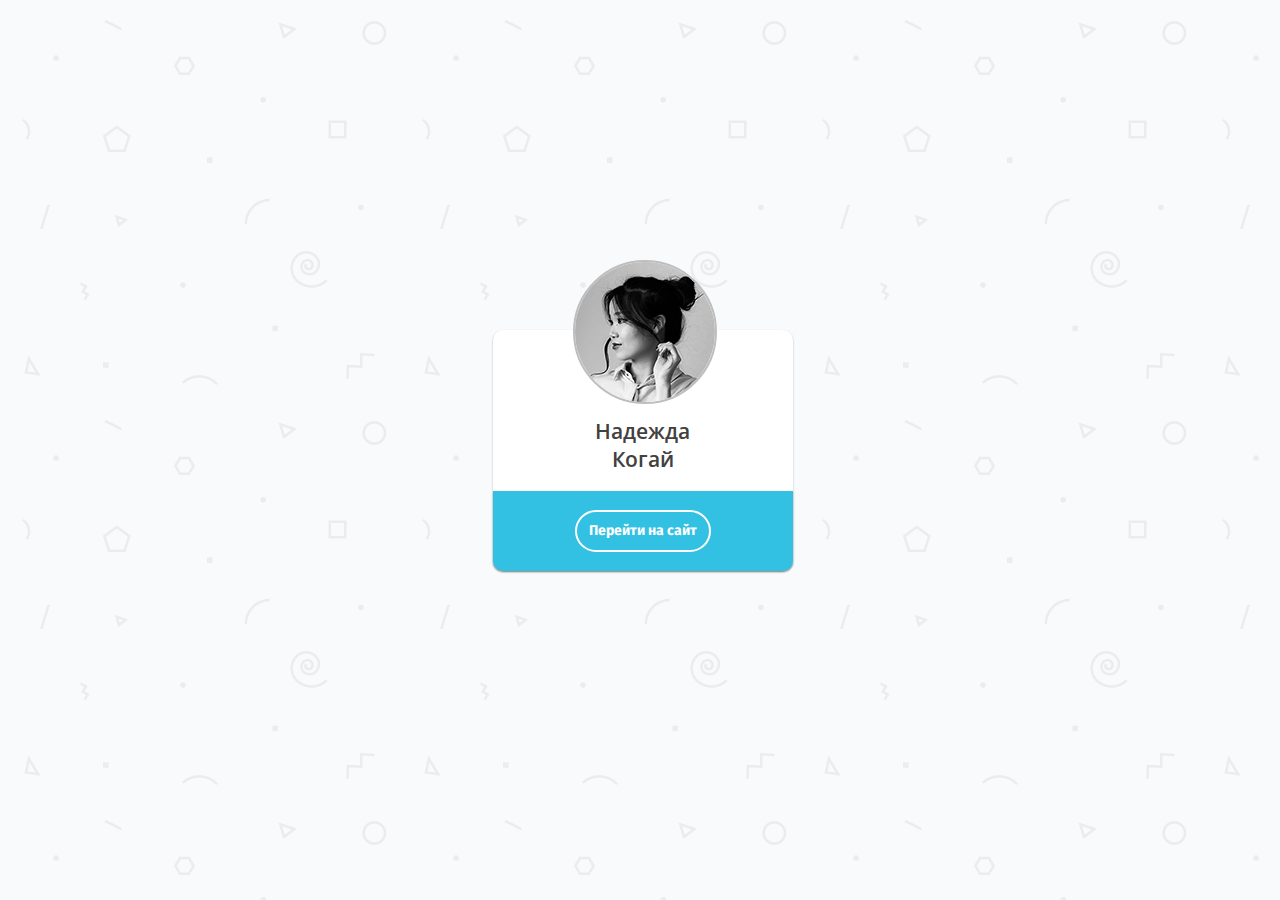
<file: index.html>
<!DOCTYPE html>
<html lang="ru-Ru">
<head>
	<meta charset="UTF-8">
	<meta http-equiv="x-ua-compatible" content="ie=edge">
	<meta name="viewport" content="width=device-width, initial-scale=1.0">
	<link href="https://fonts.googleapis.com/css?family=Open+Sans:400,600,700" rel="stylesheet">
  	<link rel="stylesheet" href="https://maxcdn.bootstrapcdn.com/font-awesome/4.7.0/css/font-awesome.min.css">
	<link rel="stylesheet" href="css/main.css">
	<title>Страница приветствия</title>
</head>
<body>
<!--[if lt IE 8]>
<p class=“browserhappy">
 Ваш браузер <strong>устарел</strong>. Пожалуйста<a href=“http://browsehappy.com/">обновите</a>
</p>
<![endif]-->
	<div class="wrapper wrapper__fill">
		<div class="wrapper__box animated slideInDown">
			<div class="box__top">
				<div class="box__img_wrapper">
					<img class="box__img" src="./img/content/logo-hello.png" alt="Картинка">
				</div>
				<div class="box__title">
					Надежда Когай
				</div>
			</div>
			<div class="box__bottom">
				<div class="button button__click">
					<a class="button__link button__link_click" href="about.html">
						<span class="button__text">
							Перейти на сайт
						</span>
					</a>
				</div>
			</div>
		</div>
	</div>
	<footer class="footer">
		<div class="container clearfix">
			<div class="footer__left">
				<div class="copyright">
					&copy; Дизайн сайта был разработан в школе LoftSchool
				</div>
			</div>
			<div class="footer__right">
				<ul class="social">
					<li class="social__item">
						<a class="social__link" href="#">
                            <i class="sprite sprite-fb"></i>
                        </a>
					</li>
					<li class="social__item">
						<a class="social__link" href="#">
                            <i class="sprite sprite-vk"></i>
                        </a>
					</li>
					<li class="social__item">
						<a class="social__link" href="#">
                            <i class="sprite sprite-tw"></i>
                        </a>
					</li>
				</ul>
			</div>
		</div>
	</footer>
</body>
</html>
</file>
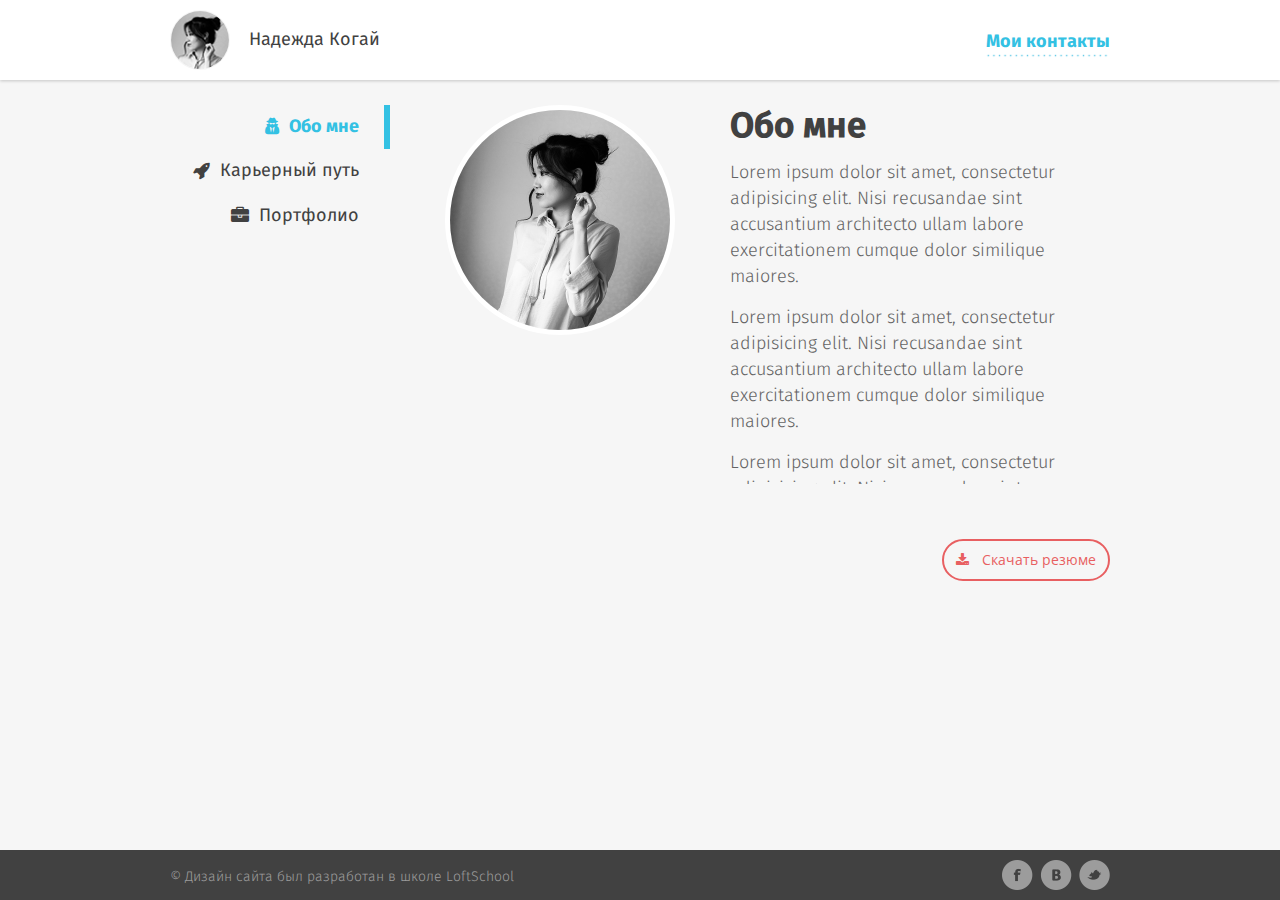
<file: about.html>
<!DOCTYPE html>
<html lang="ru-Ru">
<head>
	<meta charset="UTF-8">
	<meta http-equiv="x-ua-compatible" content="ie=edge">
	<meta name="viewport" content="width=device-width, initial-scale=1.0">
	<link href="https://fonts.googleapis.com/css?family=Open+Sans:700" rel="stylesheet">
  	<link rel="stylesheet" href="https://maxcdn.bootstrapcdn.com/font-awesome/4.7.0/css/font-awesome.min.css">
	<link rel="stylesheet" href="css/main.css">
	<title>Обо мне</title>
</head>
<body>
<!--[if lt IE 8]>
<p class=“browserhappy">
 Ваш браузер <strong>устарел</strong>. Пожалуйста<a href=“http://browsehappy.com/">обновите</a>
</p>
<![endif]-->
	<div class="wrapper">
		<header class="header">
			<div class="container clearfix">

				<div class="header__left">
					<a href="index.html" class="user__link">
						<div class="user">
							<div class="user__photo_wrapper">
						        <img class="user__photo" src="img/content/logo.png" alt="Логотип">
						    </div>
							<div class="user__name">Надежда Когай</div>
						</div>
					</a>
				</div>

				<div class="header__right">
					<div class="contacts">
						<a class="contacts__text" href="#">Мои контакты</a>
						<div class="dotted__border"></div>

						<div class="dropdown">
							<div class="dropdown__triangle"></div>
							<ul class="dropdown__list">
		                		<li class="dropdown__list_item">
		                			<a href="#" class="contacts__link">
		                				<i class="fa fa-envelope dropdown__icon"></i>
		                				<span class="dropdown__text">imhn@mail.ru</span>
		                			</a>
		                		</li>
		                		<li class="dropdown__list_item">
		                			<a href="#" class="contacts__link">
		                				<i class="fa fa-phone dropdown__icon"></i>
		                				<span class="dropdown__text">+7 917 341 49 02</span>
		                			</a>
		                		</li>
		                		<li class="dropdown__list_item">
		                			<a href="#" class="contacts__link">
			                			<i class="fa fa-skype dropdown__icon"></i>
			                			<span class="dropdown__text">esperanza_7</span>
			                		</a>
		                		</li>
		                    </ul>
	                    </div>
					</div>
				</div>

			</div>
		</header>
		
		<section class="content">
			<div class="container clearfix">
				<aside class="sidebar">
					<nav class="nav">
						<ul class="nav__list">
							<li class="nav__item nav__item_active">
								<a class="nav__link nav__link_active" href="#">
									<i class="fa fa-user-secret nav__icon"></i>
									<span class="nav__title">Обо мне</span>
								</a>
							</li>
							<li class="nav__item">
								<a class="nav__link" href="career.html">
									<i class="fa fa-rocket nav__icon"></i>
									<span class="nav__title">Карьерный путь</span>
								</a>
							</li>
							<li class="nav__item">
								<a class="nav__link" href="portfolio.html">
									<i class="fa fa-briefcase nav__icon"></i>
									<span class="nav__title">Портфолио</span>
								</a>
							</li>
						</ul>
					</nav>
				</aside>
				<main class="page">
					<div class="about clearfix">
						<div class="about__left">
						      <div class="about__photo_wrapper">
                                <img class="about__photo" src="img/content/photo.jpg" alt="Фотография">
                              </div>
                        </div>
						<div class="about__right">
							<div class="about__desc">
								<h1 class="title">Обо мне</h1>
								<div class="about__text text__block">
									<p>
										Lorem ipsum dolor sit amet, consectetur adipisicing elit. Nisi recusandae sint accusantium architecto ullam labore exercitationem cumque dolor similique maiores.
									</p>	
									<p>
										Lorem ipsum dolor sit amet, consectetur adipisicing elit. Nisi recusandae sint accusantium architecto ullam labore exercitationem cumque dolor similique maiores.
									</p>
                                    <p>
										Lorem ipsum dolor sit amet, consectetur adipisicing elit. Nisi recusandae sint accusantium architecto ullam labore exercitationem cumque dolor similique maiores.
									</p>
                                    <p>
										Lorem ipsum dolor sit amet, consectetur adipisicing elit. Nisi recusandae sint accusantium architecto ullam labore exercitationem cumque dolor similique maiores.
									</p>
								</div>
								<div class="button button__download">
									<a class="button__link button__link_download" href="#" download>
										<i class="fa fa-download button__icon"></i>
										<span class="button__text">Скачать резюме</span>
									</a>
								</div>
                        	</div>
						</div>
					</div>
                </main>
			</div>
		</section>
	</div>
	<footer class="footer">
		<div class="container clearfix">
			<div class="footer__left">
				<div class="copyright">
					&copy; Дизайн сайта был разработан в школе LoftSchool
				</div>
			</div>
			<div class="footer__right">
				<ul class="social">
					<li class="social__item">
						<a class="social__link" href="#">
                            <i class="sprite sprite-fb"></i>
                        </a>
					</li>
					<li class="social__item">
						<a class="social__link" href="#">
                            <i class="sprite sprite-vk"></i>
                        </a>
					</li>
					<li class="social__item">
						<a class="social__link" href="#">
                            <i class="sprite sprite-tw"></i>
                        </a>
					</li>
				</ul>
			</div>
		</div>
	</footer>
</body>
</html>
</file>
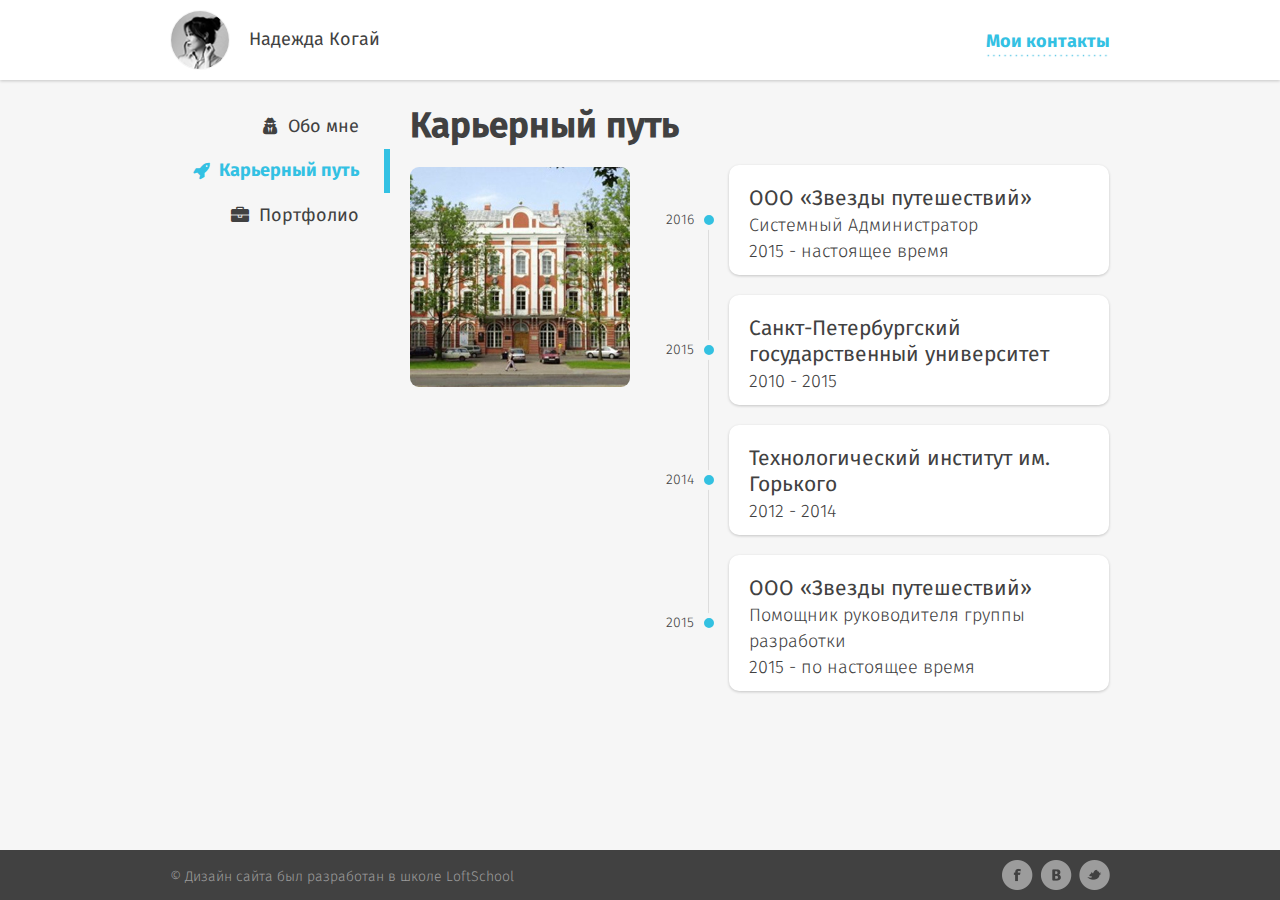
<file: career.html>
<!DOCTYPE html>
<html lang="ru-Ru">
<head>
  <meta charset="UTF-8">
  <meta http-equiv="x-ua-compatible" content="ie=edge">
  <meta name="viewport" content="width=device-width, initial-scale=1">
  <link href="https://fonts.googleapis.com/css?family=Open+Sans:700" rel="stylesheet">
    <link rel="stylesheet" href="https://maxcdn.bootstrapcdn.com/font-awesome/4.7.0/css/font-awesome.min.css">
  <link rel="stylesheet" href="css/main.css">

  <title>Карьерный путь</title>
</head>
<body>
<!--[if lt IE 8]>
<p class=“browserhappy">
 Ваш браузер <strong>устарел</strong>. Пожалуйста<a href=“http://browsehappy.com/">обновите</a>
</p>
<![endif]-->
  <div class="wrapper">
    <header class="header">
      <div class="container clearfix">
        <div class="header__left">
          <a href="index.html" class="user__link">
            <div class="user">
              <div class="user__photo_wrapper">
                    <img class="user__photo" src="img/content/logo.png" alt="Логотип">
                </div>
              <div class="user__name">Надежда Когай</div>
            </div>
          </a>
        </div>
        
        <div class="header__right">
          <div class="contacts">
            <a class="contacts__text" href="#">Мои контакты</a>
            <div class="dotted__border"></div>
            <div class="dropdown">
              <div class="dropdown__triangle"></div>
              <ul class="dropdown__list">
                <li class="dropdown__list_item">
                  <a href="#" class="contacts__link">
                    <i class="fa fa-envelope dropdown__icon"></i>
                    <span class="dropdown__text">imhn@mail.ru</span>
                  </a>
                </li>
                <li class="dropdown__list_item">
                  <a href="#" class="contacts__link">
                    <i class="fa fa-phone dropdown__icon"></i>
                    <span class="dropdown__text">+7 917 341 49 02</span>
                  </a>
                </li>
                <li class="dropdown__list_item">
                  <a href="#" class="contacts__link">
                    <i class="fa fa-skype dropdown__icon"></i>
                    <span class="dropdown__text">esperanza_7</span>
                  </a>
                </li>
              </ul>
            </div>
          </div>
        </div>

      </div>
    </header>
    <section class="content">
      <div class="container clearfix">
        <aside class="sidebar">
          <nav class="nav">
            <ul class="nav__list">
              <li class="nav__item">
                <a class="nav__link" href="about.html">
                  <i class="fa fa-user-secret nav__icon"></i>
                  <span class="nav__title">Обо мне</span>
                </a>
              </li>
              <li class="nav__item nav__item_active">
                <a class="nav__link nav__link_active" href="#">
                  <i class="fa fa-rocket nav__icon"></i>
                  <span class="nav__title">Карьерный путь</span>
                </a>
              </li>
              <li class="nav__item">
                <a class="nav__link" href="portfolio.html">
                  <i class="fa fa-briefcase nav__icon"></i>
                  <span class="nav__title">Портфолио</span>
                </a>
              </li>
            </ul>
          </nav>
        </aside>

      <!-- Main block Begin-->
        <main class="page">
          <div class="career clearfix">
            <h1 class="title">Карьерный путь</h1>
            <div class="career__left">
              <div class="career__img"></div>
            </div>
            <div class="career__right">
              <nav class="nav__career">
                <ul class="nav__career_list">
                  <li class="career__item_desc">
                    <div class="nav__career_title">ООО «Звезды путешествий»</div>
                    <div class="nav__career_position">Системный Администратор</div>
                    <div class="nav__career_timeinterval">2015 - настоящее время</div>
                    <div class="career_year">2016</div>
                  </li>
                  <li class="career__item_desc">
                    <div class="nav__career_title">Санкт-Петербургский государственный университет</div>
                    <div class="nav__career_position"></div>
                    <div class="nav__career_timeinterval">2010 - 2015</div>
                    <div class="career_year">2015</div>
                  </li>
                  <li class="career__item_desc">
                    <div class="nav__career_title">Технологический институт им. Горького</div>
                    <div class="nav__career_position"></div>
                    <div class="nav__career_timeinterval">2012 - 2014</div>
                    <div class="career_year">2014</div>
                  </li>
                  <li class="career__item_desc">
                    <div class="nav__career_title">ООО «Звезды путешествий»</div>
                    <div class="nav__career_position">Помощник руководителя группы разработки</div>
                    <div class="nav__career_timeinterval">2015 - по настоящее время</div>
                    <div class="career_year">2015</div>
                  </li>
                </ul>
              </nav>
            </div>
          </div>
        </main>
      </div>
    </section>
  </div>
    <!-- Body Section End -->

<!-- Footer Section Begin -->
    <footer class="footer">
    <div class="container clearfix">
      <div class="footer__left">
        <div class="copyright">
          &copy; Дизайн сайта был разработан в школе LoftSchool
        </div>
      </div>
      <div class="footer__right">
        <ul class="social">
          <li class="social__item">
            <a class="social__link" href="#">
                            <i class="sprite sprite-fb"></i>
                        </a>
          </li>
          <li class="social__item">
            <a class="social__link" href="#">
                            <i class="sprite sprite-vk"></i>
                        </a>
          </li>
          <li class="social__item">
            <a class="social__link" href="#">
                            <i class="sprite sprite-tw"></i>
                        </a>
          </li>
        </ul>
      </div>
    </div>
  </footer>
<!-- Footer Section End -->
</body>
</html>
</file>
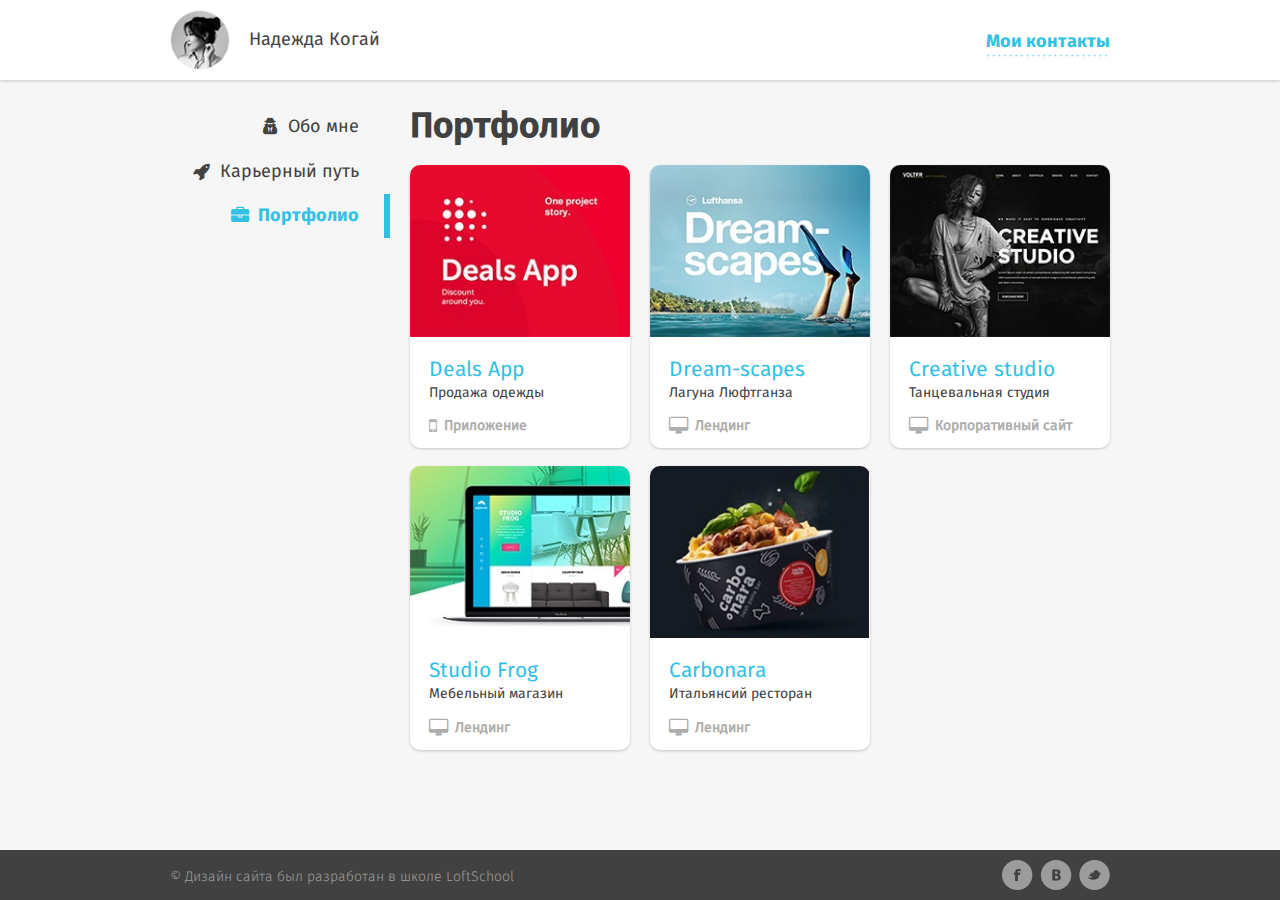
<file: portfolio.html>
<!DOCTYPE html>
<html lang="ru-Ru">
<head>
  <meta charset="UTF-8">
  <meta http-equiv="x-ua-compatible" content="ie=edge">
  <meta name="viewport" content="width=device-width, initial-scale=1">
  <link href="https://fonts.googleapis.com/css?family=Open+Sans:700" rel="stylesheet">
    <link rel="stylesheet" href="https://maxcdn.bootstrapcdn.com/font-awesome/4.7.0/css/font-awesome.min.css">
  <link rel="stylesheet" href="css/main.css">

  <title>Портфолио</title>
</head>
<body>
<!--[if lt IE 8]>
<p class=“browserhappy">
 Ваш браузер <strong>устарел</strong>. Пожалуйста<a href=“http://browsehappy.com/">обновите</a>
</p>
<![endif]-->
  <div class="wrapper">
    <header class="header">
      <div class="container clearfix">

        <div class="header__left">
          <a href="index.html" class="user__link">
            <div class="user">
              <div class="user__photo_wrapper">
                    <img class="user__photo" src="img/content/logo.png" alt="Логотип">
                </div>
              <div class="user__name">Надежда Когай</div>
            </div>
          </a>
        </div>
        
        <div class="header__right">
          <div class="contacts">
            <a class="contacts__text" href="#">Мои контакты</a>
            <div class="dotted__border"></div>
            <div class="dropdown">
              <div class="dropdown__triangle"></div>
              <ul class="dropdown__list">
                <li class="dropdown__list_item">
                  <a href="#" class="contacts__link">
                    <i class="fa fa-envelope dropdown__icon"></i>
                    <span class="dropdown__text">imhn@mail.ru</span>
                  </a>
                </li>
                <li class="dropdown__list_item">
                  <a href="#" class="contacts__link">
                    <i class="fa fa-phone dropdown__icon"></i>
                    <span class="dropdown__text">+7 917 341 49 02</span>
                  </a>
                </li>
                <li class="dropdown__list_item">
                  <a href="#" class="contacts__link">
                    <i class="fa fa-skype dropdown__icon"></i>
                    <span class="dropdown__text">esperanza_7</span>
                  </a>
                </li>
                </ul>
              </div>
          </div>
        </div>
        
      </div>
    </header>
    <section class="content">
      <div class="container clearfix">
        <aside class="sidebar">
          <nav class="nav">
            <ul class="nav__list">
              <li class="nav__item">
                <a class="nav__link" href="about.html">
                  <i class="fa fa-user-secret nav__icon"></i>
                  <span class="nav__title">Обо мне</span>
                </a>
              </li>
              <li class="nav__item">
                <a class="nav__link" href="career.html">
                  <i class="fa fa-rocket nav__icon"></i>
                  <span class="nav__title">Карьерный путь</span>
                </a>
              </li>
              <li class="nav__item nav__item_active">
                <a class="nav__link nav__link_active" href="portfolio.html">
                  <i class="fa fa-briefcase nav__icon"></i>
                  <span class="nav__title">Портфолио</span>
                </a>
              </li>
            </ul>
          </nav>
        </aside>

      <!-- Main block Begin-->
        <main class="page">
          <div class="portfolio">
            <h1 class="title">Портфолио</h1>
            <nav class="nav__portfolio">
              <ul class="nav__portfolio_list">
                <li class="nav__portfolio_item">
                  <a class="nav__portfolio_link" href="#">
                    <div class="portfolio__img_wrapper portfolio__img_wrapper-da">
                      <img class="portfolio__img" src="img/content/dealsapp.jpg" alt="Продажа одежды Deals App">
                    </div>
                    <div class="portfolio__content_wraper">
                      <div class="portfolio__title">
                        Deals App
                      </div>
                      <div class="portfolio__desc">
                        Продажа одежды
                      </div>
                      <div class="portfolio__type">
                          <i class="fa fa-mobile portfolio__type_icon"></i>
                          <div class="portfolio__type_name">
                            Приложение
                          </div>
                      </div>
                    </div>
                  </a>
                </li>
                <li class="nav__portfolio_item">
                  <a class="nav__portfolio_link" href="#">
                    <div class="portfolio__img_wrapper portfolio__img_wrapper-ds">
                      <img class="portfolio__img" src="img/content/dream-scapes.jpg" alt="Лагуна Люфтганза Dream-scapes">
                    </div>
                    <div class="portfolio__content_wraper">
                    <div class="portfolio__title">Dream-scapes</div>
                    <div class="portfolio__desc">Лагуна Люфтганза</div>
                    <div class="portfolio__type">
                      <i class="fa fa-desktop portfolio__type_icon"></i>
                      <div class="portfolio__type_name">Лендинг</div>
                    </div>
                  </a>
                </li>
                <li class="nav__portfolio_item">
                  <a class="nav__portfolio_link" href="#">
                    <div class="portfolio__img_wrapper portfolio__img_wrapper-cs">
                      <img class="portfolio__img" src="img/content/creative-studio.jpg" alt="Танцевальная студия Creative studio">
                    </div>
                    <div class="portfolio__content_wraper">
                      <div class="portfolio__title">Creative studio</div>
                      <div class="portfolio__desc">Танцевальная студия</div>
                      <div class="portfolio__type">
                        <i class="fa fa-desktop portfolio__type_icon"></i>
                        <div class="portfolio__type_name">Корпоративный сайт</div>
                      </div>
                    </div>
                  </a>
                </li>
                <li class="nav__portfolio_item">
                  <a class="nav__portfolio_link" href="#">
                      <div class="portfolio__img_wrapper portfolio__img_wrapper-sf">
                        <img class="portfolio__img" src="img/content/studio-frog.jpg" alt="Мебельный магазин Studio Frog">
                      </div>
                      <div class="portfolio__content_wraper">
                      <div class="portfolio__title">Studio Frog</div>
                      <div class="portfolio__desc">Мебельный магазин</div>
                      <div class="portfolio__type">
                        <i class="fa fa-desktop portfolio__type_icon"></i>
                        <div class="portfolio__type_name">Лендинг</div>
                      </div>
                    </div>
                  </a>
                </li>
                <li class="nav__portfolio_item">
                  <a class="nav__portfolio_link" href="#">
                      <div class="portfolio__img_wrapper portfolio__img_wrapper-ca">
                        <img class="portfolio__img" src="img/content/carbonara.jpg" alt="Итальянсий ресторан Carbonara">
                      </div>
                      <div class="portfolio__content_wraper">
                      <div class="portfolio__title">Carbonara</div>
                      <div class="portfolio__desc">Итальянсий ресторан</div>
                      <div class="portfolio__type">
                        <i class="fa fa-desktop portfolio__type_icon"></i>
                        <div class="portfolio__type_name">Лендинг</div>
                      </div>
                    </div>
                  </a>
                </li>
              </ul>
            </nav>
          </div>
        </main>
      </div>
    </section>
  </div>
    <!-- Body Section End -->

<!-- Footer Section Begin -->
    <footer class="footer">
    <div class="container clearfix">
      <div class="footer__left">
        <div class="copyright">
          &copy; Дизайн сайта был разработан в школе LoftSchool
        </div>
      </div>
      <div class="footer__right">
        <ul class="social">
          <li class="social__item">
            <a class="social__link" href="#">
                            <i class="sprite sprite-fb"></i>
                        </a>
          </li>
          <li class="social__item">
            <a class="social__link" href="#">
                            <i class="sprite sprite-vk"></i>
                        </a>
          </li>
          <li class="social__item">
            <a class="social__link" href="#">
                            <i class="sprite sprite-tw"></i>
                        </a>
          </li>
        </ul>
      </div>
    </div>
  </footer>
<!-- Footer Section End -->
</body>
</html>
</file>
